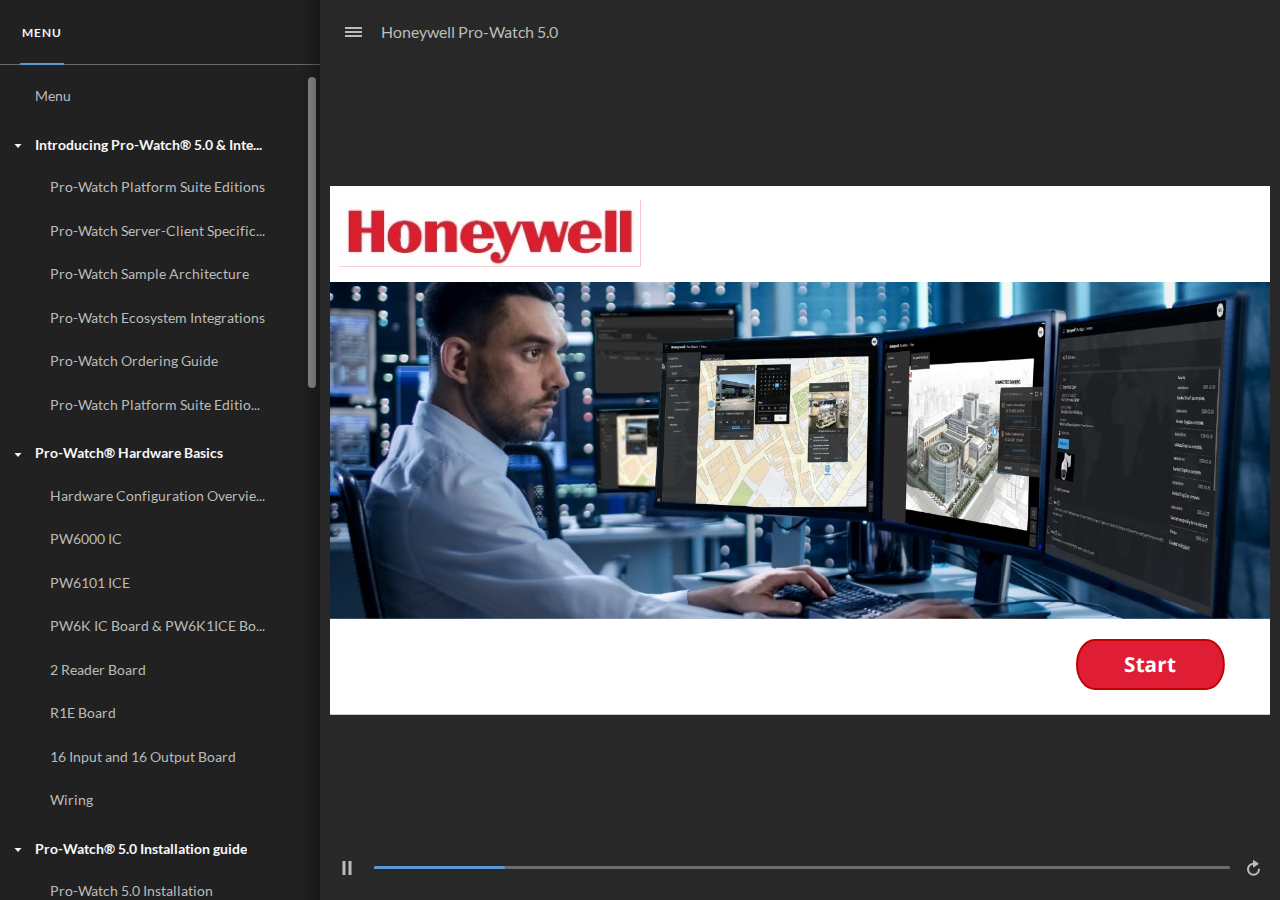
<file: index.html>
<!doctype html>
<html lang="en-US">
<head>
  <meta charset="utf-8">
  <!-- Created using Storyline 360 - http://www.articulate.com  -->
  <!-- version: 3.55.25975.0 -->
  <title>Honeywell Pro-Watch 5.0</title>
  <meta http-equiv="x-ua-compatible" content="IE=edge"/>
  <meta name="viewport" content="width=device-width,initial-scale=1,user-scalable=no,shrink-to-fit=no,minimal-ui"/>
  <meta name="apple-mobile-web-app-capable" content="yes"/>
  <style>
    html, body { height: 100%; padding: 0; margin: 0 }
    #app { height: 100%; width: 100%; }
  </style>
  
  <script>window.THREE = { };</script>
</head>
<body style="background: #282828" class="cs-HTML theme-unified">
  <!-- 360 -->
  <script>!function(e){var i=/iPhone/i,o=/iPod/i,n=/iPad/i,t=/(?=.*\bAndroid\b)(?=.*\bMobile\b)/i,d=/Android/i,s=/(?=.*\bAndroid\b)(?=.*\bSD4930UR\b)/i,b=/(?=.*\bAndroid\b)(?=.*\b(?:KFOT|KFTT|KFJWI|KFJWA|KFSOWI|KFTHWI|KFTHWA|KFAPWI|KFAPWA|KFARWI|KFASWI|KFSAWI|KFSAWA)\b)/i,r=/IEMobile/i,h=/(?=.*\bWindows\b)(?=.*\bARM\b)/i,a=/BlackBerry/i,l=/BB10/i,p=/Opera Mini/i,f=/(CriOS|Chrome)(?=.*\bMobile\b)/i,u=/(?=.*\bFirefox\b)(?=.*\bMobile\b)/i,c=new RegExp("(?:Nexus 7|BNTV250|Kindle Fire|Silk|GT-P1000)","i"),w=function(e,i){return e.test(i)},A=function(e){var A=e||navigator.userAgent,v=A.split("[FBAN");if(void 0!==v[1]&&(A=v[0]),this.apple={phone:w(i,A),ipod:w(o,A),tablet:!w(i,A)&&w(n,A),device:w(i,A)||w(o,A)||w(n,A)},this.amazon={phone:w(s,A),tablet:!w(s,A)&&w(b,A),device:w(s,A)||w(b,A)},this.android={phone:w(s,A)||w(t,A),tablet:!w(s,A)&&!w(t,A)&&(w(b,A)||w(d,A)),device:w(s,A)||w(b,A)||w(t,A)||w(d,A)},this.windows={phone:w(r,A),tablet:w(h,A),device:w(r,A)||w(h,A)},this.other={blackberry:w(a,A),blackberry10:w(l,A),opera:w(p,A),firefox:w(u,A),chrome:w(f,A),device:w(a,A)||w(l,A)||w(p,A)||w(u,A)||w(f,A)},this.seven_inch=w(c,A),this.any=this.apple.device||this.android.device||this.windows.device||this.other.device||this.seven_inch,this.phone=this.apple.phone||this.android.phone||this.windows.phone,this.tablet=this.apple.tablet||this.android.tablet||this.windows.tablet,"undefined"==typeof window)return this},v=function(){var e=new A;return e.Class=A,e};"undefined"!=typeof module&&module.exports&&"undefined"==typeof window?module.exports=A:"undefined"!=typeof module&&module.exports&&"undefined"!=typeof window?module.exports=v():"function"==typeof define&&define.amd?define("isMobile",[],e.isMobile=v()):e.isMobile=v()}(this);
    window.isMobile.apple.tablet = window.isMobile.apple.tablet ||
      (navigator.platform === 'MacIntel' && navigator.maxTouchPoints > 1);
    window.isMobile.apple.device = window.isMobile.apple.device || window.isMobile.apple.tablet;
    window.isMobile.tablet = window.isMobile.tablet || window.isMobile.apple.tablet;
    window.isMobile.any = window.isMobile.any || window.isMobile.apple.tablet;
  </script>

  <div id="focus-sink" tabindex="-1"></div>

  <div id="preso"></div>
  <script>
    window.DS = {};
    window.globals = {
      DATA_PATH_BASE: '',
      HAS_FRAME: true,
      HAS_SLIDE: true,

      lmsPresent: false,
      tinCanPresent: false,
      cmi5Present: false,
      aoSupport: false,
      scale: 'noscale',
      captureRc: false,
      browserSize: 'optimal',
      bgColor: '#282828',
      features: 'MultipleQuizTracking',
      themeName: 'unified',
      preloaderColor: '#FFFFFF',
      suppressAnalytics: false,
      productChannel: 'stable',
      publishSource: 'storyline',
      aid: 'auth0|5c04fb402dd4a22db5a9f972',
      cid: '120d0655-6df0-4855-a89d-80d2aa395def',
      playerVersion: '3.55.25975.0',
      maxIosVideoElements: 10,

      
      parseParams: function(qs) {
        if (window.globals.parsedParams != null) {
          return window.globals.parsedParams;
        }
        qs = (qs || window.location.search.substr(1)).split('+').join(' ');
        var params = {},
            tokens,
            re = /[?&]?([^=]+)=([^&]*)/g;

        while (tokens = re.exec(qs)) {
          params[decodeURIComponent(tokens[1]).trim()] =
            decodeURIComponent(tokens[2]).trim();
        }
        window.globals.parsedParams = params;
        return params;
      }

    };

    (function() {

      var classTypes = [ 'desktop', 'mobile', 'phone', 'tablet' ];

      var addDeviceClasses = function(prefix, testObj) {
        var curr, i;
        for (i = 0; i < classTypes.length; i++) {
          curr = classTypes[i];
          if (testObj[curr]) {
            document.body.classList.add(prefix + curr);
          }
        }
      };

      var params = window.globals.parseParams(),
          isDevicePreview = params.devicepreview === '1',
          isPhoneOverride = params.deviceType === 'phone' || (isDevicePreview && params.phone == '1'),
          isTabletOverride = (params.deviceType === 'tablet' || isDevicePreview) && !isPhoneOverride,
          isMobileOverride = isPhoneOverride || isTabletOverride;

      var deviceView = {
        desktop: !window.isMobile.any && !isMobileOverride,
        mobile: window.isMobile.any || isMobileOverride,
        phone: isPhoneOverride || (window.isMobile.phone && !isTabletOverride),
        tablet: isTabletOverride || window.isMobile.tablet
      };

      window.globals.deviceView = deviceView;
      window.isMobile.desktop = !window.isMobile.any;
      window.isMobile.mobile = window.isMobile.any;

      addDeviceClasses('view-', deviceView);

    })();
  </script>
  
  <script src='story_content/user.js' type=text/javascript></script>
  <div class="slide-loader"></div>

  <script>
    var doc = document, loader = doc.body.querySelector('.slide-loader'); [ 1, 2, 3 ].forEach(function(n) { var d = doc.createElement('div'); d.style.backgroundColor = window.globals.preloaderColor; d.classList.add('mobile-loader-dot'); d.classList.add('dot' + n); loader.appendChild(d); });
  </script>

  <div class="mobile-load-title-overlay" style="display: none">
    <div class="mobile-load-title">Honeywell Pro-Watch 5.0</div>
  </div>

  <div class="mobile-chrome-warning"></div>

  <script>
    
    if (window.autoSpider && window.vInterfaceObject) {
      document.querySelector('.mobile-load-title-overlay').style.display = 'none';
    }
  </script>

  

  <link rel="stylesheet" href="html5/data/css/output.min.css" data-noprefix/>
</body>
<script src="html5/lib/scripts/bootstrapper.min.js"></script>
</html>
</file>
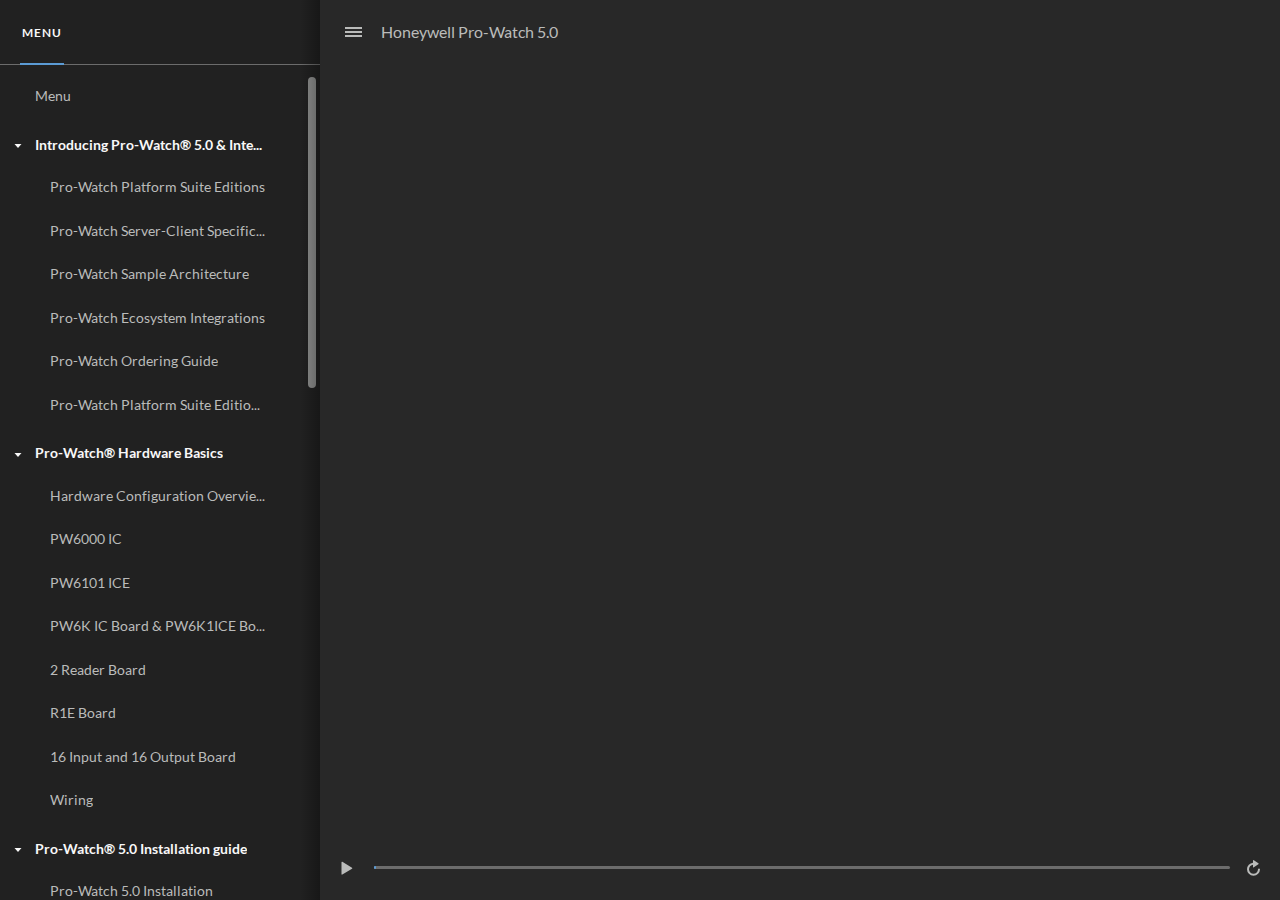
<file: index_lms.html>
<!doctype html>
<html lang="en-US">
<head>
  <meta charset="utf-8">
  <!-- Created using Storyline 360 - http://www.articulate.com  -->
  <!-- version: 3.55.25975.0 -->
  <title>Honeywell Pro-Watch 5.0</title>
  <meta http-equiv="x-ua-compatible" content="IE=edge"/>
  <meta name="viewport" content="width=device-width,initial-scale=1,user-scalable=no,shrink-to-fit=no,minimal-ui"/>
  <meta name="apple-mobile-web-app-capable" content="yes"/>
  <style>
    html, body { height: 100%; padding: 0; margin: 0 }
    #app { height: 100%; width: 100%; }
  </style>
  <script src="lms/scormdriver.js" charset="utf-8"></script>
  <script>window.THREE = { };</script>
</head>
<body style="background: #282828" class="cs-HTML theme-unified">
  <!-- 360 -->
  <script>!function(e){var i=/iPhone/i,o=/iPod/i,n=/iPad/i,t=/(?=.*\bAndroid\b)(?=.*\bMobile\b)/i,d=/Android/i,s=/(?=.*\bAndroid\b)(?=.*\bSD4930UR\b)/i,b=/(?=.*\bAndroid\b)(?=.*\b(?:KFOT|KFTT|KFJWI|KFJWA|KFSOWI|KFTHWI|KFTHWA|KFAPWI|KFAPWA|KFARWI|KFASWI|KFSAWI|KFSAWA)\b)/i,r=/IEMobile/i,h=/(?=.*\bWindows\b)(?=.*\bARM\b)/i,a=/BlackBerry/i,l=/BB10/i,p=/Opera Mini/i,f=/(CriOS|Chrome)(?=.*\bMobile\b)/i,u=/(?=.*\bFirefox\b)(?=.*\bMobile\b)/i,c=new RegExp("(?:Nexus 7|BNTV250|Kindle Fire|Silk|GT-P1000)","i"),w=function(e,i){return e.test(i)},A=function(e){var A=e||navigator.userAgent,v=A.split("[FBAN");if(void 0!==v[1]&&(A=v[0]),this.apple={phone:w(i,A),ipod:w(o,A),tablet:!w(i,A)&&w(n,A),device:w(i,A)||w(o,A)||w(n,A)},this.amazon={phone:w(s,A),tablet:!w(s,A)&&w(b,A),device:w(s,A)||w(b,A)},this.android={phone:w(s,A)||w(t,A),tablet:!w(s,A)&&!w(t,A)&&(w(b,A)||w(d,A)),device:w(s,A)||w(b,A)||w(t,A)||w(d,A)},this.windows={phone:w(r,A),tablet:w(h,A),device:w(r,A)||w(h,A)},this.other={blackberry:w(a,A),blackberry10:w(l,A),opera:w(p,A),firefox:w(u,A),chrome:w(f,A),device:w(a,A)||w(l,A)||w(p,A)||w(u,A)||w(f,A)},this.seven_inch=w(c,A),this.any=this.apple.device||this.android.device||this.windows.device||this.other.device||this.seven_inch,this.phone=this.apple.phone||this.android.phone||this.windows.phone,this.tablet=this.apple.tablet||this.android.tablet||this.windows.tablet,"undefined"==typeof window)return this},v=function(){var e=new A;return e.Class=A,e};"undefined"!=typeof module&&module.exports&&"undefined"==typeof window?module.exports=A:"undefined"!=typeof module&&module.exports&&"undefined"!=typeof window?module.exports=v():"function"==typeof define&&define.amd?define("isMobile",[],e.isMobile=v()):e.isMobile=v()}(this);
    window.isMobile.apple.tablet = window.isMobile.apple.tablet ||
      (navigator.platform === 'MacIntel' && navigator.maxTouchPoints > 1);
    window.isMobile.apple.device = window.isMobile.apple.device || window.isMobile.apple.tablet;
    window.isMobile.tablet = window.isMobile.tablet || window.isMobile.apple.tablet;
    window.isMobile.any = window.isMobile.any || window.isMobile.apple.tablet;
  </script>

  <div id="focus-sink" tabindex="-1"></div>

  <div id="preso"></div>
  <script>
    window.DS = {};
    window.globals = {
      DATA_PATH_BASE: '',
      HAS_FRAME: true,
      HAS_SLIDE: true,

      lmsPresent: true,
      tinCanPresent: false,
      cmi5Present: false,
      aoSupport: false,
      scale: 'noscale',
      captureRc: false,
      browserSize: 'optimal',
      bgColor: '#282828',
      features: 'MultipleQuizTracking',
      themeName: 'unified',
      preloaderColor: '#FFFFFF',
      suppressAnalytics: false,
      productChannel: 'stable',
      publishSource: 'storyline',
      aid: 'auth0|5c04fb402dd4a22db5a9f972',
      cid: '120d0655-6df0-4855-a89d-80d2aa395def',
      playerVersion: '3.55.25975.0',
      maxIosVideoElements: 10,

      
      parseParams: function(qs) {
        if (window.globals.parsedParams != null) {
          return window.globals.parsedParams;
        }
        qs = (qs || window.location.search.substr(1)).split('+').join(' ');
        var params = {},
            tokens,
            re = /[?&]?([^=]+)=([^&]*)/g;

        while (tokens = re.exec(qs)) {
          params[decodeURIComponent(tokens[1]).trim()] =
            decodeURIComponent(tokens[2]).trim();
        }
        window.globals.parsedParams = params;
        return params;
      }

    };

    (function() {

      var classTypes = [ 'desktop', 'mobile', 'phone', 'tablet' ];

      var addDeviceClasses = function(prefix, testObj) {
        var curr, i;
        for (i = 0; i < classTypes.length; i++) {
          curr = classTypes[i];
          if (testObj[curr]) {
            document.body.classList.add(prefix + curr);
          }
        }
      };

      var params = window.globals.parseParams(),
          isDevicePreview = params.devicepreview === '1',
          isPhoneOverride = params.deviceType === 'phone' || (isDevicePreview && params.phone == '1'),
          isTabletOverride = (params.deviceType === 'tablet' || isDevicePreview) && !isPhoneOverride,
          isMobileOverride = isPhoneOverride || isTabletOverride;

      var deviceView = {
        desktop: !window.isMobile.any && !isMobileOverride,
        mobile: window.isMobile.any || isMobileOverride,
        phone: isPhoneOverride || (window.isMobile.phone && !isTabletOverride),
        tablet: isTabletOverride || window.isMobile.tablet
      };

      window.globals.deviceView = deviceView;
      window.isMobile.desktop = !window.isMobile.any;
      window.isMobile.mobile = window.isMobile.any;

      addDeviceClasses('view-', deviceView);

    })();
  </script>
  
  <script src='story_content/user.js' type=text/javascript></script>
  <div class="slide-loader"></div>

  <script>
    var doc = document, loader = doc.body.querySelector('.slide-loader'); [ 1, 2, 3 ].forEach(function(n) { var d = doc.createElement('div'); d.style.backgroundColor = window.globals.preloaderColor; d.classList.add('mobile-loader-dot'); d.classList.add('dot' + n); loader.appendChild(d); });
  </script>

  <div class="mobile-load-title-overlay" style="display: none">
    <div class="mobile-load-title">Honeywell Pro-Watch 5.0</div>
  </div>

  <div class="mobile-chrome-warning"></div>

  <script>
    
    if (window.autoSpider && window.vInterfaceObject) {
      document.querySelector('.mobile-load-title-overlay').style.display = 'none';
    }
  </script>

  

  <link rel="stylesheet" href="html5/data/css/output.min.css" data-noprefix/>
</body>
<script src="html5/lib/scripts/bootstrapper.min.js"></script>
</html>
</file>
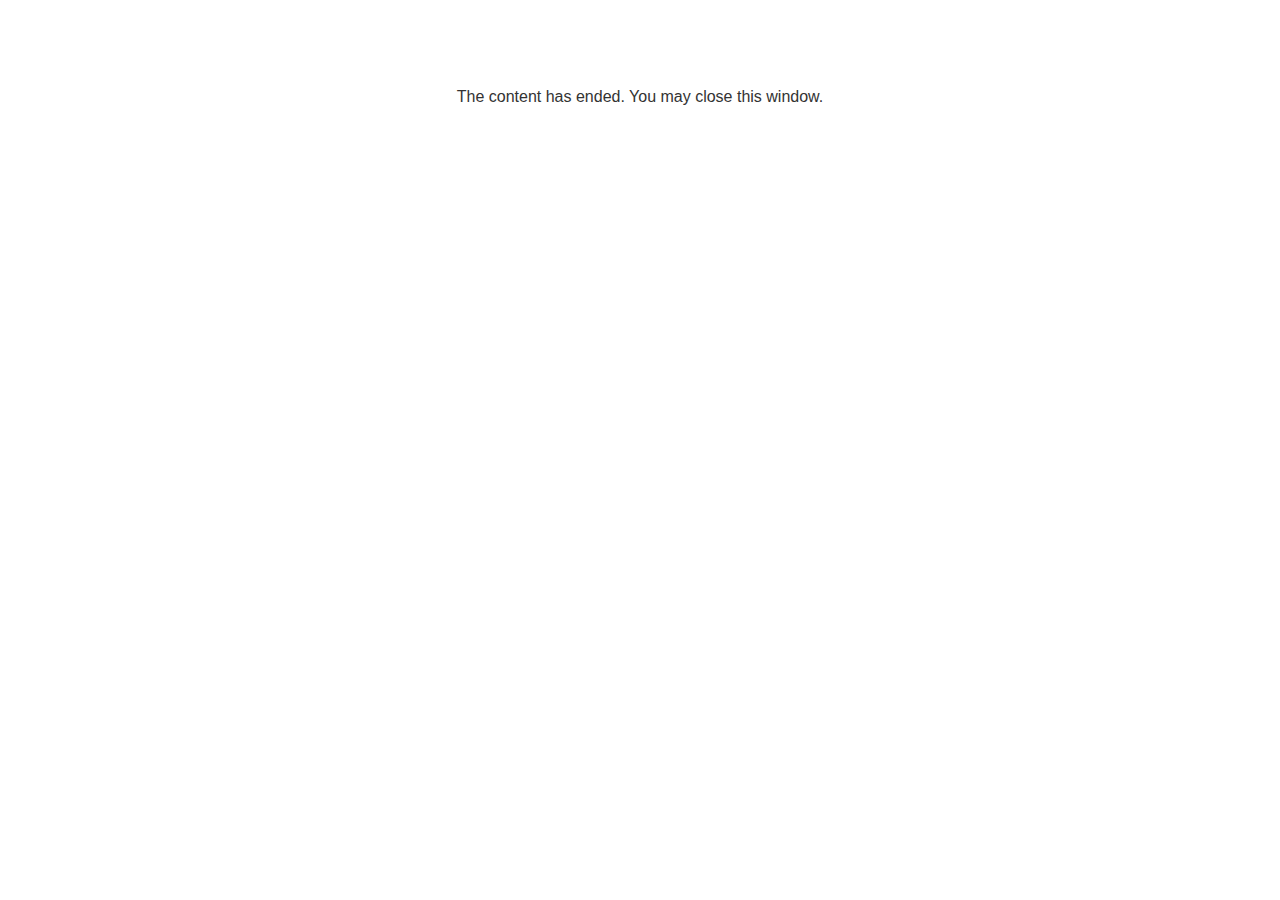
<file: lms/goodbye.html>
<!doctype html>
<html>
<body style="background-color: #ffffff;">

<p role="alert" style="color: #333333;font-family: Lato, articulate, tahoma, arial;font-size: medium;text-align: center;">
<br><br><br><br>
The content has ended. You may close this window.
</p>

</body>
</html>
</file>
